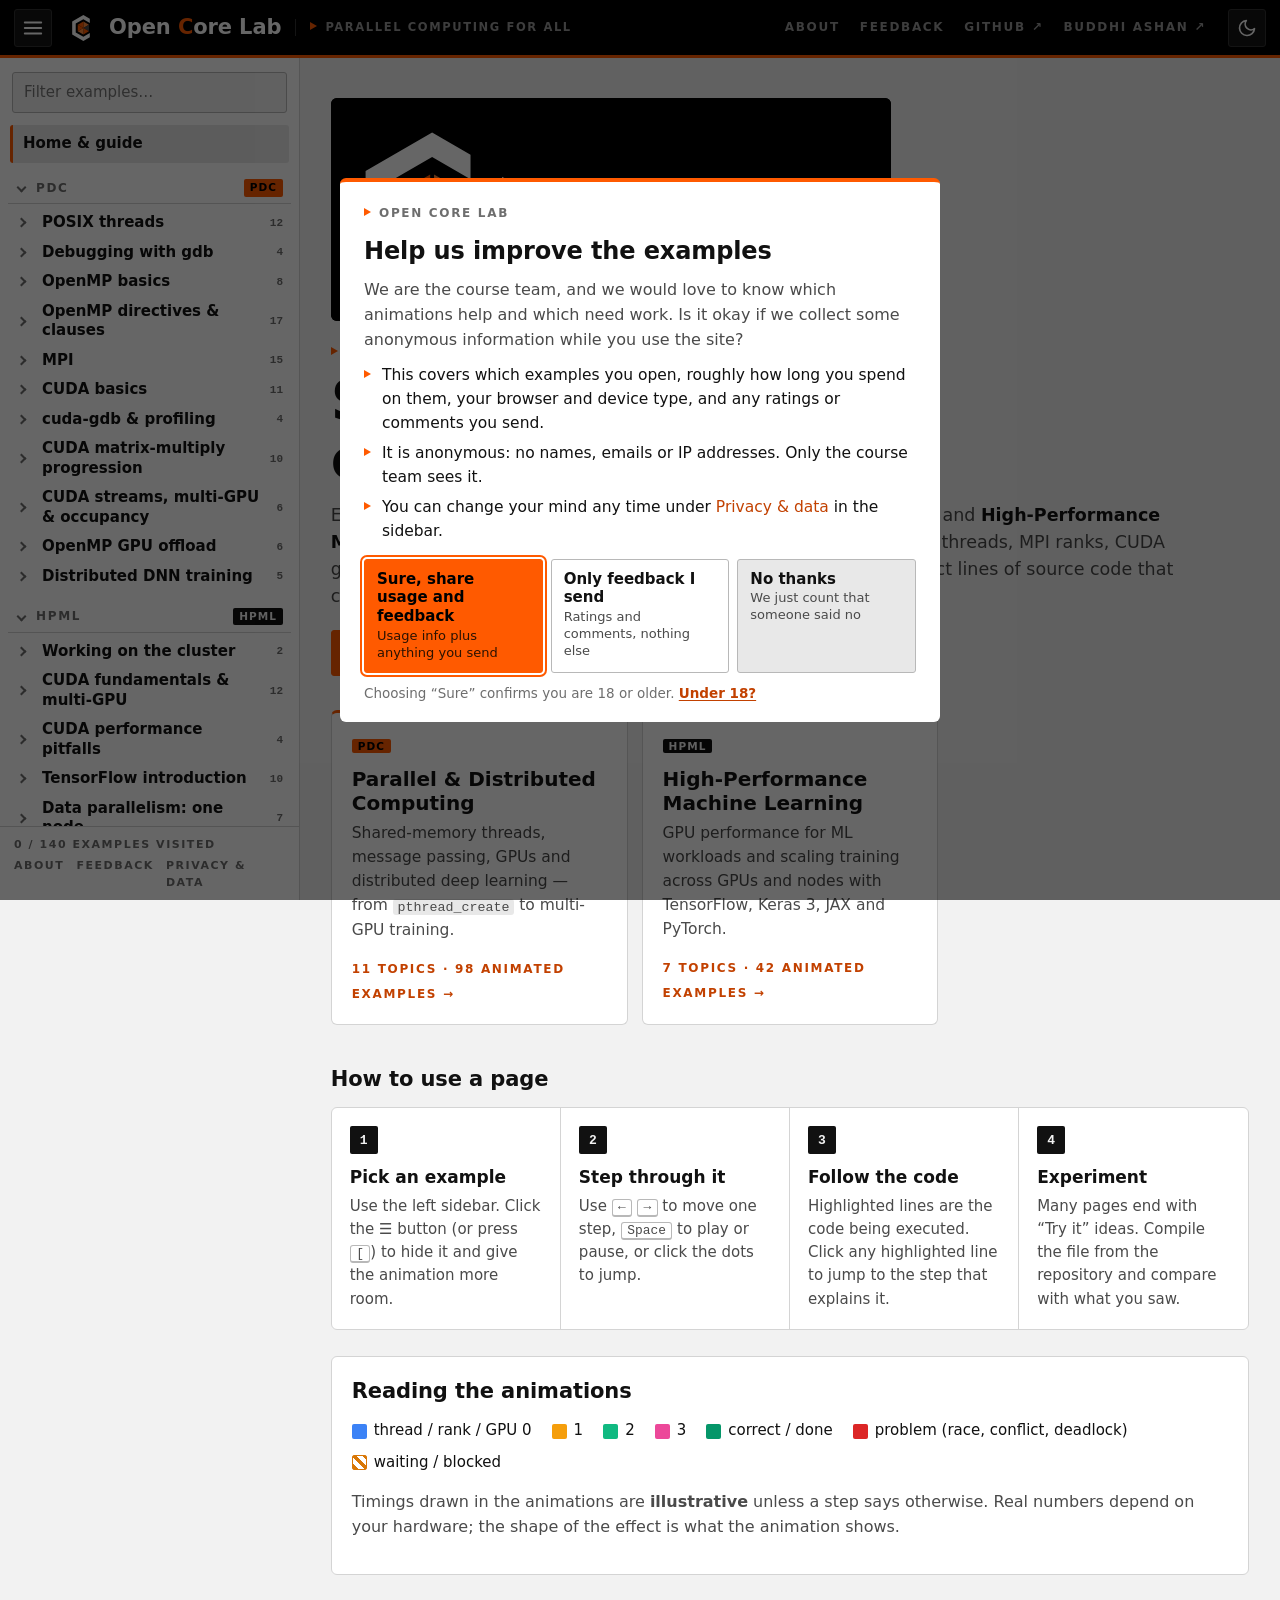
<file: index.html>
<!doctype html>
<html lang="en">
<head>
<meta charset="utf-8">
<meta name="viewport" content="width=device-width, initial-scale=1">
<title>Open Core Lab</title>
<meta name="description" content="Open Core Lab: step-by-step animations that explain every code example in the PDC (Parallel and Distributed Computing) and HPML (High-Performance Machine Learning) courses, linked line by line to the source.">
<meta name="theme-color" content="#000000">
<link rel="icon" href="img/favicon.svg" type="image/svg+xml">
<link rel="icon" href="img/favicon.ico" sizes="48x48">
<link rel="icon" href="img/favicon-32.png" sizes="32x32" type="image/png">
<link rel="icon" href="img/favicon-16.png" sizes="16x16" type="image/png">
<link rel="apple-touch-icon" href="img/apple-touch-icon.png">
<link rel="manifest" href="img/site.webmanifest">
<meta property="og:title" content="Open Core Lab">
<meta property="og:description" content="Parallel computing for all: every code example animated step by step, linked to the source.">
<meta property="og:image" content="img/og-image.png">
<meta name="twitter:card" content="summary_large_image">
<script>
  // Apply the saved (or system) theme before first paint to avoid a flash.
  (function () {
    var t = null, m = /[?&]theme=(dark|light)/.exec(location.search);
    try { t = m ? m[1] : localStorage.getItem('pdc-theme'); } catch (e) { t = m ? m[1] : null; }
    if (!t) t = window.matchMedia && matchMedia('(prefers-color-scheme: dark)').matches ? 'dark' : 'light';
    document.documentElement.setAttribute('data-theme', t);
  })();
</script>
<link rel="stylesheet" href="css/style.css">
</head>
<body>
<a class="skip" href="#main">Skip to content</a>

<header class="topbar">
  <button id="sb-toggle" class="icon-btn" type="button" aria-label="Hide or show the navigation sidebar" aria-controls="sidebar" aria-expanded="true" title="Toggle sidebar  ( [ )">
    <svg viewBox="0 0 24 24" width="22" height="22" aria-hidden="true"><path d="M3 6h18M3 12h18M3 18h18" stroke="currentColor" stroke-width="2" stroke-linecap="round" fill="none"/></svg>
  </button>
  <a class="brand" href="#/" aria-label="Open Core Lab, home"><img class="logo" src="img/ocl-mark-small.svg" alt="" width="34" height="34"><span class="wordmark">Open <b>C</b>ore Lab</span><span class="tagline">Parallel computing for all</span></a>
  <span class="spacer"></span>
  <button id="nav-toggle" class="icon-btn nav-toggle" type="button" aria-label="Site menu" aria-controls="top-nav" aria-expanded="false" title="Menu">
    <svg viewBox="0 0 24 24" width="20" height="20" aria-hidden="true"><circle cx="5" cy="12" r="2" fill="currentColor"/><circle cx="12" cy="12" r="2" fill="currentColor"/><circle cx="19" cy="12" r="2" fill="currentColor"/></svg>
  </button>
  <nav id="top-nav" class="top-nav" aria-label="Site">
    <a class="top-link" href="#/about">About</a>
    <a class="top-link" href="#/feedback">Feedback</a>
    <a class="top-link" id="gh-link" href="https://github.com/buddhi1/opencorelab" target="_blank" rel="noopener">GitHub &#8599;</a>
    <a class="top-link" id="author-link" href="https://buddhi1.github.io/bashan/" target="_blank" rel="noopener">Buddhi Ashan &#8599;</a>
  </nav>
  <button id="theme-toggle" class="icon-btn" type="button" aria-label="Switch between light and dark theme" title="Toggle theme">
    <svg viewBox="0 0 24 24" width="20" height="20" aria-hidden="true"><path d="M21 12.8A9 9 0 1 1 11.2 3a7 7 0 0 0 9.8 9.8z" fill="none" stroke="currentColor" stroke-width="2" stroke-linejoin="round"/></svg>
  </button>
</header>

<div class="shell">
  <nav id="sidebar" class="sidebar" aria-label="Examples">
    <div class="sb-search">
      <input id="sb-filter" type="search" placeholder="Filter examples&hellip;" aria-label="Filter examples" autocomplete="off">
    </div>
    <div id="sb-tree" class="sb-tree"></div>
    <div class="sb-foot"><span id="sb-progress"></span><span class="sb-links"><a href="#/about">About</a><a href="#/feedback">Feedback</a><a href="#/privacy">Privacy &amp; data</a></span></div>
  </nav>
  <div id="sb-backdrop" class="backdrop" hidden></div>
  <main id="main" class="main" tabindex="-1"></main>
</div>

<noscript><p style="padding:2rem">This site needs JavaScript to run the animations.</p></noscript>

<script src="js/util.js"></script>
<script src="js/highlight.js"></script>
<script src="js/codeview.js"></script>
<script src="js/sources-data.js"></script>
<script src="js/kinds/diagram.js"></script>
<script src="js/kinds/lanes.js"></script>
<script src="js/kinds/iters.js"></script>
<script src="js/kinds/cudagrid.js"></script>
<script src="js/kinds/matmul.js"></script>
<script src="js/kinds/reduce.js"></script>
<script src="js/kinds/mem.js"></script>
<script src="js/kinds/gantt.js"></script>
<script src="js/kinds/trace.js"></script>
<script src="js/kinds/conv.js"></script>
<script src="js/examples/_courses.js"></script>
<script src="js/examples/pthreads.js"></script>
<script src="js/examples/openmp.js"></script>
<script src="js/examples/openmp_offload.js"></script>
<script src="js/examples/mpi.js"></script>
<script src="js/examples/cuda_basics.js"></script>
<script src="js/examples/cuda_matmul.js"></script>
<script src="js/examples/cuda_advanced.js"></script>
<script src="js/examples/debugging.js"></script>
<script src="js/examples/dnn.js"></script>
<script src="js/examples/hpml_cuda.js"></script>
<script src="js/examples/hpml_ml.js"></script>
<script src="js/feedback-questions.js"></script>
<script src="js/feedback-config.js"></script>
<script src="js/feedback.js"></script>
<script src="js/app.js"></script>
</body>
</html>
</file>
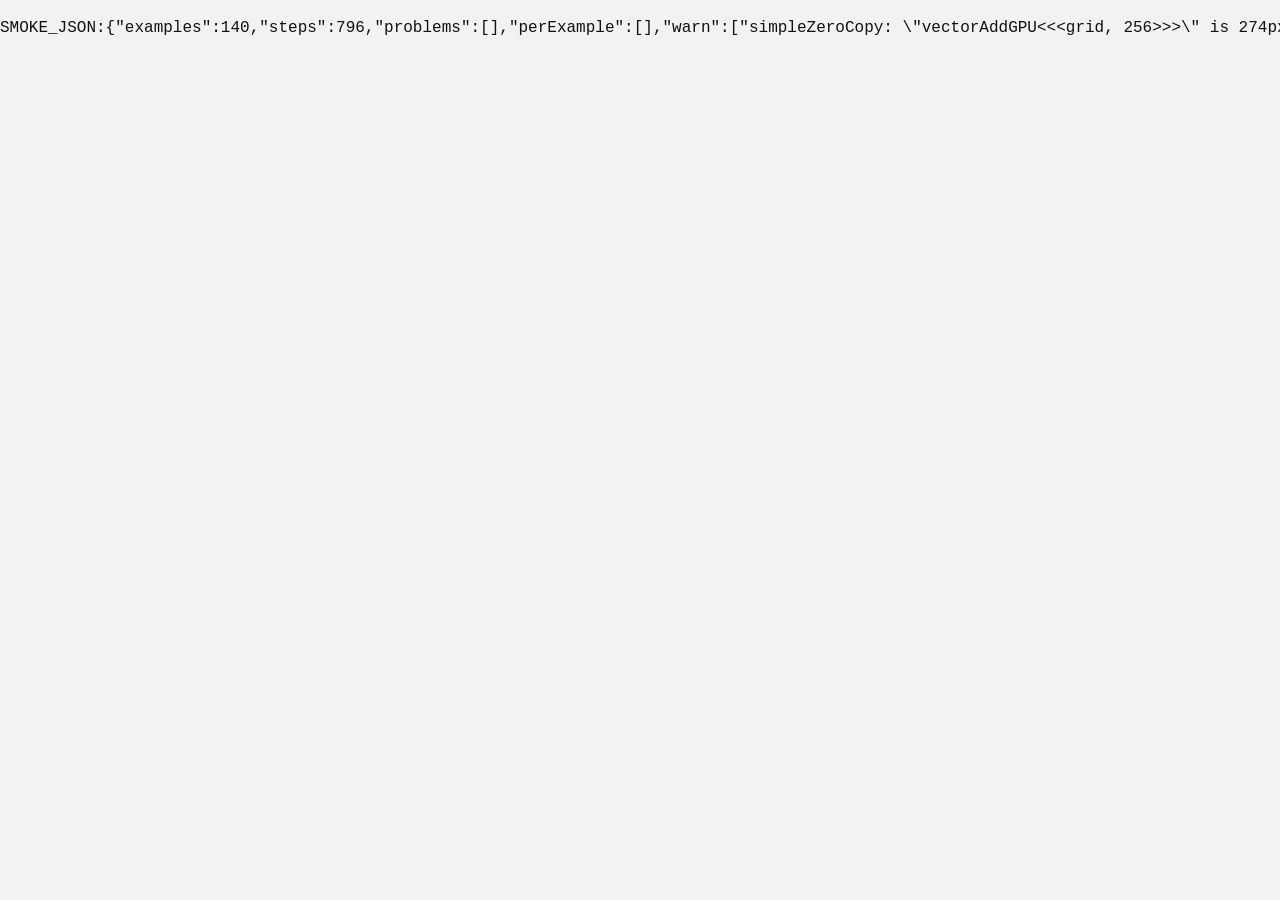
<file: tools/smoke.html>
<!doctype html>
<html><head><meta charset="utf-8"><title>smoke test</title>
<link rel="stylesheet" href="../css/style.css">
<!-- Run:  node tools/smoke.js   (starts headless Chrome on this page and prints a report) -->
</head><body>
<pre id="out">running...</pre>
<script src="../js/util.js"></script>
<script src="../js/highlight.js"></script>
<script src="../js/codeview.js"></script>
<script src="../js/sources-data.js"></script>
<script src="../js/kinds/diagram.js"></script><script src="../js/kinds/lanes.js"></script><script src="../js/kinds/iters.js"></script>
<script src="../js/kinds/cudagrid.js"></script><script src="../js/kinds/matmul.js"></script><script src="../js/kinds/reduce.js"></script>
<script src="../js/kinds/mem.js"></script><script src="../js/kinds/gantt.js"></script><script src="../js/kinds/trace.js"></script><script src="../js/kinds/conv.js"></script>
<script src="../js/examples/_courses.js"></script>
<script src="../js/examples/pthreads.js"></script><script src="../js/examples/openmp.js"></script><script src="../js/examples/openmp_offload.js"></script>
<script src="../js/examples/mpi.js"></script><script src="../js/examples/cuda_basics.js"></script><script src="../js/examples/cuda_matmul.js"></script>
<script src="../js/examples/cuda_advanced.js"></script><script src="../js/examples/debugging.js"></script><script src="../js/examples/dnn.js"></script>
<script src="../js/examples/hpml_cuda.js"></script><script src="../js/examples/hpml_ml.js"></script>
<script>
(function () {
  var report = { examples: 0, steps: 0, problems: [], perExample: [], warn: [] };
  var seen = {};
  var courseTopics = {};
  PDC.courses.forEach(function (c) { courseTopics[c.id] = {}; c.topics.forEach(function (t) { courseTopics[c.id][t.id] = true; }); });
  PDC.examples.forEach(function (ex) {
    var key = ex.course + '/' + ex.topic + '/' + ex.id, errs = [];
    if (seen[key]) errs.push('duplicate id');
    seen[key] = true;
    if (!courseTopics[ex.course] || !courseTopics[ex.course][ex.topic]) errs.push('unknown course/topic');
    if (!ex.title || !ex.summary) errs.push('missing title/summary');
    try {
      var files = PDC.loadFiles(ex.files);
      files.forEach(function (f) { if (f.missing) errs.push('source missing: ' + f.path); });
      var kind = PDC.kinds[ex.kind];
      if (!kind) throw new Error('unknown kind ' + ex.kind);
      if (!ex.steps || !ex.steps.length) throw new Error('no steps');
      var host = document.createElement('div'); document.body.appendChild(host);
      var eng = kind.create(host, ex.scene || {}, ex.steps);
      ex.steps.forEach(function (s, i) {
        report.steps++;
        try { eng.render(i); if (!host.innerHTML.trim()) errs.push('step ' + (i + 1) + ': empty render'); }
        catch (e) { errs.push('step ' + (i + 1) + ' render: ' + e.message); }
        /* layout check (diagram engine): text wider than the box that holds it */
        if (ex.kind === 'diagram') {
          host.querySelectorAll('g.node').forEach(function (g) {
            const body = g.querySelector('.body'); if (!body || g.classList.contains('text')) return;
            const bw = body.getBBox().width;
            g.querySelectorAll(':scope > text').forEach(function (t) { const w = t.getBBox().width; if (w > bw - 6) report.warn.push(ex.id + ': "' + t.textContent.slice(0, 40) + '" is ' + Math.round(w) + 'px in a ' + Math.round(bw) + 'px node'); });
            g.querySelectorAll('g.cell').forEach(function (c) { const r = c.querySelector('rect').getBBox().width, w = c.querySelector('text').getBBox().width; if (w > r - 3) report.warn.push(ex.id + ': cell "' + c.textContent.slice(0, 20) + '" is ' + Math.round(w) + 'px in a ' + Math.round(r) + 'px cell'); });
          });
        }
        if (!s.say) errs.push('step ' + (i + 1) + ': no caption');
        if (!s.t) errs.push('step ' + (i + 1) + ': no title');
        if (s.code) { var r = PDC.resolveCode(s.code, files); r.misses.forEach(function (m) { errs.push('step ' + (i + 1) + ' code not found: ' + JSON.stringify(m)); }); }
      });
      if (eng.destroy) eng.destroy();
      host.remove();
    } catch (e) { errs.push('fatal: ' + e.message); }
    report.examples++;
    if (errs.length) report.problems.push({ ex: key, errs: errs });
  });
  document.getElementById('out').textContent = 'SMOKE_JSON:' + JSON.stringify(report) + ':END';
})();
</script></body></html>
</file>
<file: css/style.css>
/* Open Core Lab - styles.
   Brand: black, white, orange #FF5A00 / #FF8A3D and the logo greys (#4A4A4A, #7A7A7A, #9A9A9A, #D4D4D4),
   in the spirit of Teenage Engineering hardware: flat surfaces, hairlines, small radii, tracked uppercase labels,
   orange used sparingly as the "active" colour. Calibri throughout (Carlito is its metric-compatible fallback).
   Theme tokens first, then site chrome, then one section per animation engine. */

:root {
  --font: Calibri, Carlito, "Segoe UI", system-ui, -apple-system, Roboto, "Helvetica Neue", Arial, sans-serif;
  --mono: ui-monospace, "SF Mono", "Cascadia Mono", Menlo, Consolas, "Liberation Mono", monospace;

  /* brand constants (identical in both themes) */
  --brand: #ff5a00; --brand-2: #ff8a3d; --black: #000000; --white: #ffffff;
  --g1: #4a4a4a; --g2: #7a7a7a; --g3: #9a9a9a; --g4: #d4d4d4;

  /* light theme ("alternative, light" in the brand deck) */
  --bg: #f2f2f2; --panel: #ffffff; --panel2: #e8e8e8; --text: #111111; --muted: #4a4a4a; --faint: #6e6e6e;
  --border: #d4d4d4; --border2: #b8b8b8;
  --accent: #ff5a00;            /* fills, strokes, markers */
  --accent-text: #c24100;       /* orange for small text on light surfaces (AA contrast) */
  --accent-soft: #ffe6d6; --accent-ink: #000000;
  --bar: #000000;               /* top bar is the black brand plate in both themes */
  --hl: rgba(255, 90, 0, .12); --hl-edge: #ff5a00;

  /* semantic + animation palette (unchanged by the rebrand) */
  --ok: #059669; --bad: #dc2626; --warn: #d97706; --cpu: #0ea5e9; --gpu: #16a34a; --memc: #8b5cf6;
  --c0: #3b82f6; --c1: #f59e0b; --c2: #10b981; --c3: #ec4899; --c4: #8b5cf6; --c5: #ef4444; --c6: #14b8a6; --c7: #84a30d;

  --shadow: none;
  --sbw: 300px; --topbar: 58px; --radius: 6px; --r-sm: 3px;
  --track: .14em;               /* letter-spacing for uppercase labels */
  --tint: 22%;
  color-scheme: light;
}
:root[data-theme="dark"] {
  /* dark theme ("primary" in the brand deck) */
  --bg: #000000; --panel: #111111; --panel2: #1c1c1c; --text: #ffffff; --muted: #b4b4b4; --faint: #9a9a9a;
  --border: #2a2a2a; --border2: #4a4a4a;
  --accent: #ff5a00; --accent-text: #ff6a1a; --accent-soft: #2e1406; --accent-ink: #000000;
  --hl: rgba(255, 90, 0, .17); --hl-edge: #ff5a00;
  --ok: #34d399; --bad: #f87171; --warn: #fbbf24; --cpu: #38bdf8; --gpu: #4ade80; --memc: #a78bfa;
  --c0: #60a5fa; --c1: #fbbf24; --c2: #34d399; --c3: #f472b6; --c4: #a78bfa; --c5: #f87171; --c6: #2dd4bf; --c7: #a3e635;
  --tint: 26%;
  color-scheme: dark;
}

* { box-sizing: border-box; }
html { scroll-behavior: smooth; }
body { margin: 0; background: var(--bg); color: var(--text); font: 16px/1.55 var(--font); -webkit-font-smoothing: antialiased; }
::selection { background: var(--brand); color: var(--black); }
a { color: var(--accent-text); text-decoration: none; }
a:hover { text-decoration: underline; text-decoration-thickness: 2px; text-underline-offset: 3px; }
h1, h2, h3, h4 { font-weight: 700; }
code, kbd { font-family: var(--mono); font-size: .86em; }
code { background: var(--panel2); padding: .06em .36em; border-radius: var(--r-sm); overflow-wrap: anywhere; }
kbd { background: var(--panel); border: 1px solid var(--border2); border-bottom-width: 2px; border-radius: var(--r-sm); padding: 0 .42em; }
button { font: inherit; color: inherit; cursor: pointer; }
:focus-visible { outline: 2px solid var(--brand); outline-offset: 2px; }
.muted { color: var(--muted); }
.good { color: var(--ok); font-weight: 700; } .bad { color: var(--bad); font-weight: 700; }
.skip { position: absolute; left: -999px; top: 0; background: var(--brand); color: var(--black); padding: 8px 14px; z-index: 100; }
.skip:focus { left: 8px; top: 8px; }

/* the brand label: tracked uppercase, grey, with an orange play marker - "▶ PARALLEL COMPUTING FOR ALL" */
.label { margin: 0 0 10px; font-size: 12px; font-weight: 700; letter-spacing: var(--track); text-transform: uppercase; color: var(--faint); }
.label::before, .tagline::before { content: ""; display: inline-block; width: 0; height: 0; margin-right: 8px; vertical-align: 1px;
  border-left: 7px solid var(--brand); border-top: 4.5px solid transparent; border-bottom: 4.5px solid transparent; }

/* colour classes: set --cc, which every animation component tints from */
.c0 { --cc: var(--c0); } .c1 { --cc: var(--c1); } .c2 { --cc: var(--c2); } .c3 { --cc: var(--c3); }
.c4 { --cc: var(--c4); } .c5 { --cc: var(--c5); } .c6 { --cc: var(--c6); } .c7 { --cc: var(--c7); }

/* ---------- top bar: the black brand plate ---------- */
.topbar { position: sticky; top: 0; z-index: 40; height: var(--topbar); display: flex; align-items: center; gap: 12px; padding: 0 14px;
  background: var(--bar); color: var(--white); border-bottom: 3px solid var(--brand); }
.icon-btn { width: 38px; height: 38px; display: inline-grid; place-items: center; border: 1px solid #333; background: #141414; border-radius: var(--r-sm); color: var(--white); }
.icon-btn:hover { background: #222; border-color: var(--brand); color: var(--brand); }
.brand { display: flex; align-items: center; gap: 11px; color: var(--white); min-width: 0; }
.brand:hover { text-decoration: none; }
.logo { width: 34px; height: 34px; display: block; flex: none; }
.wordmark { font-size: 21px; font-weight: 700; letter-spacing: -.005em; white-space: nowrap; }
.wordmark b { color: var(--brand); }
.tagline { font-size: 11.5px; font-weight: 700; letter-spacing: var(--track); text-transform: uppercase; color: var(--g3);
  padding-left: 14px; margin-left: 3px; border-left: 1px solid #333; white-space: nowrap; }
.spacer { flex: 1; }
.top-link { font-size: 12px; font-weight: 700; letter-spacing: var(--track); text-transform: uppercase; color: var(--g3); padding: 6px 10px; }
.top-link:hover { color: var(--brand); text-decoration: none; }
.top-nav { display: flex; align-items: center; }
.nav-toggle { display: none; }
.nav-toggle[aria-expanded="true"] { border-color: var(--brand); color: var(--brand); }

/* ---------- shell + sidebar ---------- */
.shell { display: grid; grid-template-columns: var(--sbw) minmax(0, 1fr); transition: grid-template-columns .22s ease; min-height: calc(100vh - var(--topbar)); }
body.sb-closed .shell { grid-template-columns: 0px minmax(0, 1fr); }
/* dvh: on phones 100vh runs under the browser's address bar and would hide the sidebar footer links */
.sidebar { position: sticky; top: var(--topbar); height: calc(100vh - var(--topbar)); height: calc(100dvh - var(--topbar)); overflow: hidden; display: flex; flex-direction: column;
  background: var(--panel); border-right: 1px solid var(--border); transition: transform .22s ease, visibility .22s; width: var(--sbw); }
body.sb-closed .sidebar { transform: translateX(-100%); visibility: hidden; }
.sb-search { padding: 14px 12px 10px; }
.sb-search input { width: 100%; padding: 8px 11px; border: 1px solid var(--border2); border-radius: var(--r-sm); background: var(--bg); color: var(--text); font: inherit; font-size: 15px; }
.sb-search input:focus { outline: none; border-color: var(--brand); box-shadow: inset 0 -2px 0 var(--brand); }
.sb-tree { flex: 1; overflow-y: auto; padding: 2px 8px 18px; scrollbar-width: thin; }
.sb-foot { display: flex; flex-wrap: wrap; justify-content: space-between; gap: 4px 12px; padding: 9px 14px; border-top: 1px solid var(--border); font-size: 11px; font-weight: 700; letter-spacing: var(--track); text-transform: uppercase; color: var(--faint); }
.sb-links { display: inline-flex; gap: 12px; }
.sb-links a { color: var(--faint); } .sb-links a:hover { color: var(--accent-text); text-decoration: none; }
.sb-home { display: block; padding: 7px 10px; margin: 0 2px 8px; border-radius: var(--r-sm); color: var(--text); font-weight: 700; font-size: 15px; border-left: 3px solid transparent; }
.sb-home:hover { background: var(--panel2); text-decoration: none; }
.sb-home.on { border-left-color: var(--brand); background: var(--panel2); }
.sb-course { margin-top: 10px; }
.sb-c, .sb-t { display: flex; align-items: center; gap: 6px; width: 100%; background: none; border: 0; text-align: left; border-radius: var(--r-sm); }
.sb-c { padding: 6px 8px; font-weight: 700; font-size: 12px; letter-spacing: var(--track); text-transform: uppercase; color: var(--faint); border-bottom: 1px solid var(--border); border-radius: 0; margin-bottom: 4px; }
.sb-c:hover { color: var(--text); }
.sb-c .c-name { flex: 1; }
.chev { width: 7px; height: 7px; border-right: 2px solid currentColor; border-bottom: 2px solid currentColor; transform: rotate(-45deg); transition: transform .15s; flex: none; margin: 0 5px 0 2px; color: var(--faint); }
.open > .sb-c .chev, .open > .sb-t .chev { transform: rotate(45deg); }
.c-badge { font-size: 10.5px; font-weight: 700; padding: 1px 6px; border-radius: 2px; letter-spacing: .1em; line-height: 1.5; }
.c-badge.pdc { background: var(--brand); color: var(--black); }
.c-badge.hpml { background: var(--text); color: var(--bg); }
.sb-c-body { display: none; padding-left: 2px; }
.sb-course.open > .sb-c-body { display: block; }
.sb-t { padding: 2px 4px 2px 2px; }
.sb-t:hover { background: var(--panel2); }
.sb-t .tg { background: none; border: 0; padding: 4px; display: inline-flex; color: var(--faint); }
.t-link { flex: 1; color: var(--text); font-size: 15px; font-weight: 700; padding: 3px 2px; line-height: 1.3; }
.t-link:hover { text-decoration: none; color: var(--accent-text); }
.sb-t .count { font: 600 11px var(--mono); color: var(--faint); padding: 0 4px; }
.sb-list { list-style: none; margin: 0 0 6px; padding: 0 0 0 16px; display: none; border-left: 1px solid var(--border); margin-left: 12px; }
.sb-topic.open > .sb-list { display: block; }
.sb-ex { display: flex; align-items: center; gap: 9px; padding: 4px 8px; border-radius: var(--r-sm); color: var(--muted); font-size: 14.5px; line-height: 1.3; border-left: 3px solid transparent; margin-left: -3px; }
.sb-ex:hover { background: var(--panel2); color: var(--text); text-decoration: none; }
.sb-ex.on { color: var(--text); font-weight: 700; border-left-color: var(--brand); background: var(--panel2); }
/* visited marker: a small "play" triangle - grey until visited, orange after */
.sb-ex .dot { width: 0; height: 0; flex: none; border-left: 6px solid var(--g4); border-top: 4px solid transparent; border-bottom: 4px solid transparent; }
:root[data-theme="dark"] .sb-ex .dot { border-left-color: var(--g1); }
.sb-ex.seen .dot, :root[data-theme="dark"] .sb-ex.seen .dot { border-left-color: var(--brand); }
.sb-ex .lbl { overflow-wrap: anywhere; }
.sb-empty { padding: 12px; color: var(--muted); font-size: 14px; }
.backdrop { position: fixed; inset: var(--topbar) 0 0 0; background: rgba(0, 0, 0, .55); z-index: 25; }

/* ---------- main + generic page pieces ---------- */
.main { min-width: 0; outline: none; }
.page { max-width: 1560px; margin: 0 auto; padding: 22px clamp(14px, 2.4vw, 34px) 64px; }
.crumbs { font-size: 12px; font-weight: 700; letter-spacing: var(--track); text-transform: uppercase; color: var(--faint); margin-bottom: 10px; }
.crumbs a { color: var(--faint); } .crumbs a:hover { color: var(--accent-text); text-decoration: none; }
.crumbs span { color: var(--text); }
h1 { font-size: clamp(27px, 3.2vw, 38px); line-height: 1.12; margin: 0 0 10px; letter-spacing: -.012em; }
h2 { font-size: 21px; margin: 0 0 12px; letter-spacing: -.005em; }
.lead { font-size: 17.5px; color: var(--muted); max-width: 76ch; margin: 0 0 14px; }
.lead b, .lead code { color: var(--text); }
.card { background: var(--panel); border: 1px solid var(--border); border-radius: var(--radius); box-shadow: var(--shadow); }

/* home */
.hero { padding: 18px 0 8px; }
.brand-plate { display: block; width: min(100%, 560px); height: auto; border-radius: var(--radius); margin: 0 0 22px; background: var(--black); }
.hero h1 { font-size: clamp(34px, 4.6vw, 56px); line-height: 1.04; letter-spacing: -.025em; max-width: 17ch; margin-bottom: 14px; }
.hero h1 em { font-style: normal; color: var(--brand); }
.hero-cta { display: flex; flex-wrap: wrap; gap: 10px; margin-top: 20px; }
.btn { display: inline-block; padding: 10px 18px; border-radius: var(--r-sm); border: 1px solid var(--text); background: transparent; color: var(--text); font-weight: 700; font-size: 15px; letter-spacing: .02em; }
.btn:hover { background: var(--text); color: var(--bg); text-decoration: none; }
.btn.primary { background: var(--brand); color: var(--black); border-color: var(--brand); }
.btn.primary:hover { background: var(--black); color: var(--brand); border-color: var(--black); }
:root[data-theme="dark"] .btn.primary:hover { background: var(--white); color: var(--black); border-color: var(--white); }
.cards { display: grid; grid-template-columns: repeat(auto-fill, minmax(290px, 1fr)); gap: 14px; margin: 26px 0; }
.card.course-card, .card.topic-card { display: block; padding: 20px 20px 18px; color: var(--text); border-top: 3px solid var(--text); transition: border-color .15s, background .15s; }
.card.course-card.pdc { border-top-color: var(--brand); }
.card.course-card:hover, .card.topic-card:hover { border-color: var(--brand); text-decoration: none; }
.card h3 { margin: 10px 0 6px; font-size: 20px; line-height: 1.2; }
.card p { margin: 0 0 14px; color: var(--muted); font-size: 15.5px; }
.card .more { color: var(--accent-text); font-weight: 700; font-size: 12px; letter-spacing: var(--track); text-transform: uppercase; }
.how { margin: 38px 0 10px; }
.how-grid { display: grid; grid-template-columns: repeat(auto-fit, minmax(220px, 1fr)); gap: 0; border: 1px solid var(--border); border-radius: var(--radius); background: var(--panel); overflow: hidden; }
.how-item { padding: 18px; border-right: 1px solid var(--border); }
.how-item:last-child { border-right: 0; }
.how-item h4 { margin: 10px 0 4px; font-size: 17px; } .how-item p { margin: 0; color: var(--muted); font-size: 15px; }
.num { display: inline-grid; place-items: center; min-width: 28px; height: 28px; padding: 0 6px; border-radius: 2px; background: var(--text); color: var(--bg); font: 700 13px var(--mono); }
.how-item:hover .num { background: var(--brand); color: var(--black); }
.legend-card { margin-top: 26px; background: var(--panel); border: 1px solid var(--border); border-radius: var(--radius); padding: 18px 20px; }
.legend-row { display: flex; flex-wrap: wrap; gap: 8px 20px; margin-bottom: 10px; font-size: 15px; }
.lg { display: inline-flex; align-items: center; gap: 7px; } .sw { width: 15px; height: 15px; border-radius: 2px; background: var(--cc, var(--border2)); display: inline-block; }
.sw.ok { background: var(--ok); } .sw.bad { background: var(--bad); } .sw.wait { background: repeating-linear-gradient(45deg, var(--warn) 0 4px, transparent 4px 8px); border: 1px solid var(--warn); }
.sw.c0 { background: var(--c0); } .sw.c1 { background: var(--c1); } .sw.c2 { background: var(--c2); } .sw.c3 { background: var(--c3); }

/* topic list */
.ex-list { display: flex; flex-direction: column; margin-top: 18px; border: 1px solid var(--border); border-radius: var(--radius); background: var(--panel); overflow: hidden; }
.ex-row { display: grid; grid-template-columns: 38px 1fr auto; gap: 14px; align-items: center; padding: 14px 16px; border-bottom: 1px solid var(--border); color: var(--text); border-left: 3px solid transparent; }
.ex-row:last-child { border-bottom: 0; }
.ex-row:hover { background: var(--panel2); border-left-color: var(--brand); text-decoration: none; }
.ex-row .n { min-width: 30px; height: 26px; border-radius: 2px; background: var(--text); color: var(--bg); display: grid; place-items: center; font: 700 12.5px var(--mono); }
.ex-row:hover .n { background: var(--brand); color: var(--black); }
.ex-row .body { display: flex; flex-direction: column; } .ex-row .body b { font-size: 16.5px; } .ex-row .body span { color: var(--muted); font-size: 15px; }
.ex-row .files { display: flex; gap: 6px; flex-wrap: wrap; justify-content: flex-end; }

/* ---------- example page ---------- */
.ex-head { margin-bottom: 16px; }
.chips { display: flex; flex-wrap: wrap; gap: 6px; }
.chip { font-size: 13.5px; padding: 2px 9px; border-radius: 2px; background: var(--panel); border: 1px solid var(--border2); color: var(--text); font-weight: 700; }
.stage { display: grid; grid-template-columns: minmax(0, 1.4fr) minmax(0, 1fr); gap: 16px; align-items: start; }
.anim-card { padding: 14px 16px 12px; min-width: 0; }
.anim-title { display: flex; align-items: center; gap: 12px; min-height: 30px; margin-bottom: 8px; }
.step-pill { font: 700 12px var(--mono); background: var(--text); color: var(--bg); border-radius: 2px; padding: 3px 8px; white-space: nowrap; letter-spacing: .04em; }
#step-title { font-size: 18px; line-height: 1.25; min-width: 0; overflow-wrap: anywhere; }
.anim-host { min-height: 280px; border: 1px solid var(--border); border-radius: var(--r-sm); background: var(--bg); padding: 10px; overflow: hidden; }
.caption { margin: 12px 2px 10px; min-height: 5.4em; font-size: 16.5px; line-height: 1.55; }
.caption b { color: var(--accent-text); }
.controls { display: flex; flex-wrap: wrap; align-items: center; gap: 6px; border-top: 1px solid var(--border); padding-top: 12px; }
.ctl { width: 40px; height: 38px; border-radius: var(--r-sm); border: 1px solid var(--border2); background: var(--panel); color: var(--text); display: inline-grid; place-items: center; }
.ctl svg { width: 17px; height: 17px; fill: currentColor; stroke: currentColor; stroke-width: 2; stroke-linejoin: round; }
.ctl:hover:not(:disabled) { border-color: var(--text); }
.ctl:disabled { opacity: .3; cursor: default; }
.ctl.play { width: 54px; background: var(--brand); color: var(--black); border-color: var(--brand); }
.ctl.play:hover { background: var(--black) !important; color: var(--brand); border-color: var(--black) !important; }
:root[data-theme="dark"] .ctl.play:hover { background: var(--white) !important; color: var(--black); border-color: var(--white) !important; }
.ctl.play .i-pause { display: none; } .ctl.play.is-playing .i-play { display: none; } .ctl.play.is-playing .i-pause { display: block; }
/* step dots as small square "LEDs" */
.dots { display: flex; flex-wrap: wrap; gap: 5px; margin: 0 10px; flex: 1; min-width: 80px; }
.dots .dot { width: 13px; height: 13px; border-radius: 2px; border: 1.5px solid var(--border2); background: none; padding: 0; }
.dots .dot.past { background: var(--text); border-color: var(--text); }
.dots .dot.on { background: var(--brand); border-color: var(--brand); transform: scale(1.18); }
.speed { font-size: 12px; font-weight: 700; letter-spacing: var(--track); text-transform: uppercase; color: var(--faint); display: inline-flex; align-items: center; gap: 8px; }
.speed select { background: var(--panel); color: var(--text); border: 1px solid var(--border2); border-radius: var(--r-sm); padding: 4px 6px; font: 600 14px var(--font); letter-spacing: 0; }

.stage.no-code { grid-template-columns: minmax(0, 1fr); }
.ex-links { display: flex; flex-wrap: wrap; gap: 8px; margin-top: 12px; }
.btn.small { padding: 5px 12px; font-size: 14px; }
.code-card { position: sticky; top: calc(var(--topbar) + 12px); max-height: calc(100vh - var(--topbar) - 28px); display: flex; flex-direction: column; overflow: hidden; min-width: 0; }
#code-host { display: flex; flex-direction: column; min-height: 0; flex: 1; }
.codeview { display: flex; flex-direction: column; min-height: 0; flex: 1; }
.cv-tabs, .cv-bar, .cv-legend { flex: none; }   /* never let the scrolling code squeeze the tab bar */
.cv-tabs { display: flex; gap: 0; padding: 0; border-bottom: 1px solid var(--border); background: var(--panel2); overflow-x: auto; }
.cv-tab { border: 0; border-right: 1px solid var(--border); background: none; padding: 8px 14px; font: 600 12.5px var(--mono); color: var(--muted); white-space: nowrap; border-top: 3px solid transparent; }
.cv-tab.on { background: var(--panel); color: var(--text); border-top-color: var(--brand); }
.cv-tab.has-hl::after { content: ""; display: inline-block; width: 7px; height: 7px; border-radius: 1px; background: var(--hl-edge); margin-left: 7px; }
.cv-bar { display: flex; align-items: center; justify-content: space-between; gap: 10px; padding: 8px 12px; border-bottom: 1px solid var(--border); font: 12px var(--mono); color: var(--muted); }
.cv-path { overflow: hidden; text-overflow: ellipsis; white-space: nowrap; direction: rtl; text-align: left; }
.cv-actions { display: inline-flex; gap: 12px; align-items: center; white-space: nowrap; font: 700 11.5px var(--font); letter-spacing: var(--track); text-transform: uppercase; }
.cv-actions button { border: 1px solid var(--border2); background: var(--panel); border-radius: var(--r-sm); padding: 3px 9px; font: inherit; letter-spacing: inherit; }
.cv-actions button:hover { border-color: var(--text); }
.cv-scroll { overflow: auto; flex: 1; min-height: 260px; background: var(--panel); }
.cv-table { border-collapse: collapse; width: 100%; font: 12.8px/1.6 var(--mono); }
.cv-table td { padding: 0; vertical-align: top; }
.cv-table .ln { width: 1%; min-width: 44px; text-align: right; padding: 0 10px 0 12px; color: var(--faint); user-select: none; border-right: 1px solid var(--border); }
.cv-table .src { padding: 0 14px 0 12px; white-space: pre; }
.cv-table tr.hl { background: var(--hl); box-shadow: inset 4px 0 0 var(--hl-edge); cursor: pointer; }
.cv-table tr.hl .ln { color: var(--text); font-weight: 700; }
.cv-legend { display: flex; flex-wrap: wrap; gap: 4px 14px; padding: 7px 12px; border-top: 1px solid var(--border); font-size: 13px; color: var(--muted); background: var(--panel2); }
.cv-legend i { font-style: normal; font-family: var(--mono); font-size: 12px; }
.cv-hint { margin-left: auto; }
/* syntax colours: brand-led and restrained - orange for keywords and launches, ink for API calls, greys for the rest */
.tk-kw { color: #c24100; font-weight: 700; } .tk-ty { color: #4a4a4a; font-weight: 700; } .tk-cm { color: #7a7a7a; font-style: italic; } .tk-str { color: #8a5a00; }
.tk-num { color: #a33700; } .tk-pp { color: #7a7a7a; font-weight: 700; } .tk-api { color: #000000; font-weight: 700; text-decoration: underline 1px #ff8a3d; text-underline-offset: 2px; } .tk-launch { color: #ff5a00; font-weight: 700; background: rgba(255, 90, 0, .1); }
:root[data-theme="dark"] .tk-kw { color: #ff8a3d; } :root[data-theme="dark"] .tk-ty { color: #d4d4d4; } :root[data-theme="dark"] .tk-cm { color: #8a8a8a; }
:root[data-theme="dark"] .tk-str { color: #f2c38f; } :root[data-theme="dark"] .tk-num { color: #ffb27a; } :root[data-theme="dark"] .tk-pp { color: #9a9a9a; }
:root[data-theme="dark"] .tk-api { color: #ffffff; } :root[data-theme="dark"] .tk-launch { color: #ff6a1a; background: rgba(255, 90, 0, .16); }

.notes { margin-top: 16px; padding: 18px 22px; }
.notes h2 { font-size: 12px; letter-spacing: var(--track); text-transform: uppercase; color: var(--faint); }
.notes ul { margin: 0; padding-left: 0; list-style: none; } .notes li { margin: 7px 0; padding-left: 18px; position: relative; font-size: 16px; }
.notes li::before { content: ""; position: absolute; left: 0; top: .48em; border-left: 7px solid var(--g3); border-top: 4.5px solid transparent; border-bottom: 4.5px solid transparent; }
.notes.tryit { border-left: 3px solid var(--brand); }
.notes.tryit li::before { border-left-color: var(--brand); }
.pager { display: flex; justify-content: space-between; gap: 14px; margin-top: 22px; }
.pg { display: flex; flex-direction: column; padding: 12px 16px; background: var(--panel); border: 1px solid var(--border); border-radius: var(--radius); max-width: 48%; min-width: 0; overflow-wrap: anywhere; color: var(--text); font-weight: 700; }
.pg:hover { border-color: var(--brand); text-decoration: none; }
.pg small { color: var(--faint); font-size: 11.5px; letter-spacing: var(--track); text-transform: uppercase; }
.pg.next { text-align: right; margin-left: auto; }

/* =====================================================================
   Animation engines
   ===================================================================== */
@keyframes pop { from { transform: scale(.55); opacity: 0; } to { transform: scale(1); opacity: 1; } }
@keyframes glow { 0%, 100% { filter: none; } 50% { filter: drop-shadow(0 0 7px var(--accent)); } }
@keyframes slidein { from { transform: translateY(-6px); opacity: 0; } to { transform: none; opacity: 1; } }
@keyframes flash { 0% { background: var(--hl); } 100% { background: transparent; } }

/* ---------- diagram ---------- */
.dg { width: 100%; height: auto; display: block; }
.dg text { fill: var(--text); font: 600 15px var(--font); }
.dg .ns { font-weight: 400; fill: var(--muted); font-size: 13px; }
.dg .nl.plain { font-size: 14.5px; fill: var(--muted); font-weight: 600; }
.dg .node .body { fill: var(--nfill, var(--panel)); stroke: var(--nstroke, var(--border2)); stroke-width: 1.6; }
.dg .node:is(.c0, .c1, .c2, .c3, .c4, .c5, .c6, .c7) { --nfill: color-mix(in srgb, var(--cc) var(--tint), var(--panel)); --nstroke: var(--cc); }
.dg .node.cpu { --nfill: color-mix(in srgb, var(--cpu) 13%, var(--panel)); --nstroke: var(--cpu); }
.dg .node.gpu { --nfill: color-mix(in srgb, var(--gpu) 13%, var(--panel)); --nstroke: var(--gpu); }
.dg .node.mem { --nfill: color-mix(in srgb, var(--memc) 13%, var(--panel)); --nstroke: var(--memc); }
.dg .node.ok { --nfill: color-mix(in srgb, var(--ok) 16%, var(--panel)); --nstroke: var(--ok); }
.dg .node.bad { --nfill: color-mix(in srgb, var(--bad) 16%, var(--panel)); --nstroke: var(--bad); }
.dg .node.hot { --nfill: color-mix(in srgb, var(--warn) 18%, var(--panel)); --nstroke: var(--warn); }
.dg .node.dim { opacity: .42; }
.dg .node.pulse .body { animation: glow 1s ease-in-out 2; stroke-width: 3; }
.dg .cell rect { fill: var(--cfill, var(--panel2)); stroke: var(--cstroke, var(--border2)); stroke-width: 1; }
.dg .cell text { font: 600 13px var(--mono); }
.dg .cell:is(.c0, .c1, .c2, .c3, .c4, .c5, .c6, .c7) { --cfill: color-mix(in srgb, var(--cc) 30%, var(--panel)); --cstroke: var(--cc); }
.dg .cell.ok { --cfill: color-mix(in srgb, var(--ok) 26%, var(--panel)); --cstroke: var(--ok); }
.dg .cell.bad { --cfill: color-mix(in srgb, var(--bad) 26%, var(--panel)); --cstroke: var(--bad); }
.dg .cell.hot { --cfill: color-mix(in srgb, var(--warn) 30%, var(--panel)); --cstroke: var(--warn); }
.dg .cell.empty rect { stroke-dasharray: 3 3; fill: transparent; }
.dg .cell.mk rect { stroke: var(--accent); stroke-width: 2.6; }
.dg .edge { stroke: var(--border2); stroke-width: 2; } .dg .edge.dash { stroke-dasharray: 6 5; }
.dg .edge-l { font-size: 12.5px; fill: var(--muted); font-weight: 500; }
.dg .group rect { fill: color-mix(in srgb, var(--accent) 4%, transparent); stroke: var(--border2); stroke-dasharray: 5 5; }
.dg .group text { fill: var(--muted); font-size: 13.5px; font-weight: 700; letter-spacing: .04em; }
.dg .flowline { stroke: var(--accent); stroke-width: 2; stroke-dasharray: 3 5; opacity: .5; }
.dg .ah { fill: var(--accent); }
.dg .tok rect, .dg .tok circle { fill: var(--accent); }
.dg .tok text { fill: var(--accent-ink); font: 700 12.5px var(--mono); }
.dg .tok.ok rect, .dg .tok.ok circle { fill: var(--ok); } .dg .tok.bad rect, .dg .tok.bad circle { fill: var(--bad); } .dg .tok.hot rect, .dg .tok.hot circle { fill: var(--warn); }
.dg .flowline.ok { stroke: var(--ok); } .dg .flowline.bad { stroke: var(--bad); } .dg .flowline.hot { stroke: var(--warn); }
.dg .bubble rect, .dg .bubble path { fill: var(--text); } .dg .bubble text { fill: var(--panel); font-size: 12.5px; }

/* ---------- lanes ---------- */
.ln-vars { display: flex; flex-wrap: wrap; gap: 8px; min-height: 34px; margin-bottom: 8px; }
.ln-vars .var { display: inline-flex; align-items: baseline; gap: 8px; padding: 4px 11px; border-radius: var(--radius); background: var(--panel); border: 1px solid var(--border2); font-family: var(--mono); font-size: 13px; }
.ln-vars .var i { font-style: normal; color: var(--muted); } .ln-vars .var b { font-size: 14.5px; }
.ln-vars .var.chg { animation: flash 1.1s ease-out; border-color: var(--accent); }
.ln-vars .var.locked { border-color: var(--bad); color: var(--bad); } .ln-vars .var.good { border-color: var(--ok); } .ln-vars .var.bad { border-color: var(--bad); background: color-mix(in srgb, var(--bad) 12%, var(--panel)); }
.ln-wrap { display: flex; }
.ln-labels { flex: 0 0 74px; }
.ln-label { display: flex; align-items: center; font: 700 12.5px var(--mono); color: var(--cc); }
.ln-label span { overflow: hidden; text-overflow: ellipsis; white-space: nowrap; max-width: 70px; }
.ln-scroll { flex: 1; overflow-x: auto; min-width: 0; scrollbar-width: thin; }
.ln { display: block; max-width: none; }
.ln .lane-line { stroke: var(--border2); stroke-dasharray: 2 5; }
.ln .cursor { fill: var(--accent); opacity: .08; }
.ln .ev rect { fill: color-mix(in srgb, var(--cc, var(--c0)) var(--tint), var(--panel)); stroke: var(--cc, var(--c0)); stroke-width: 1.4; }
.ln .ev text { fill: var(--text); font: 600 11.5px var(--mono); } .ln .ev text.two { font-size: 10.5px; }
.ln .ev.sys rect { fill: var(--panel2); stroke: var(--border2); }
.ln .ev.wait rect { fill: color-mix(in srgb, var(--warn) 20%, var(--panel)); stroke: var(--warn); stroke-dasharray: 5 3; }
.ln .ev.lock rect { fill: color-mix(in srgb, var(--memc) 24%, var(--panel)); stroke: var(--memc); stroke-width: 2; }
.ln .ev.good rect { fill: color-mix(in srgb, var(--ok) 22%, var(--panel)); stroke: var(--ok); }
.ln .ev.bad rect { fill: color-mix(in srgb, var(--bad) 22%, var(--panel)); stroke: var(--bad); stroke-width: 2; }
.ln .ev.done { opacity: .55; }
.ln .ev.fresh { animation: pop .35s ease-out; transform-box: fill-box; transform-origin: center; }
.ln .bar { stroke: var(--bad); stroke-width: 2.5; stroke-dasharray: 7 5; } .ln .bar-l { fill: var(--bad); font: 700 11px var(--font); }
.ln .link { stroke: var(--accent); stroke-width: 2; } .ln .link-l { fill: var(--accent-text); font: 600 10.5px var(--font); } .ln .ah { fill: var(--accent); }
.ln .link.fresh, .ln .bar.fresh { animation: slidein .4s ease-out; }

/* ---------- iters ---------- */
.it-row { margin-bottom: 14px; }
.it-name { font: 700 13px var(--mono); margin-bottom: 6px; display: flex; gap: 10px; align-items: baseline; } .it-name small { font: 500 11.5px var(--font); color: var(--muted); }
.it-cells { display: flex; flex-wrap: wrap; gap: 5px; }
.it-cell { width: 46px; height: 52px; border-radius: var(--radius); border: 1.5px solid var(--cc, var(--border2)); background: color-mix(in srgb, var(--cc, transparent) var(--tint), var(--panel)); display: flex; flex-direction: column; align-items: center; justify-content: center; position: relative; line-height: 1.15; }
.it-cell b { font: 700 14px var(--mono); } .it-cell .who { font-size: 10.5px; color: var(--muted); font-family: var(--mono); }
.it-cell .ord { position: absolute; top: 1px; right: 4px; font: 600 9px var(--mono); color: var(--muted); }
.it-cell.free { border-style: dashed; background: transparent; border-color: var(--border2); }
.it-cell.now { animation: glow 1s ease-in-out infinite; border-width: 2.5px; }
.it-cell.ch { border-top: 3px solid var(--accent); border-bottom: 3px solid var(--accent); }
.it-cell.ch.first { border-left: 3px solid var(--accent); } .it-cell.ch.last { border-right: 3px solid var(--accent); }
.it-after { margin-top: 6px; font-size: 12px; color: var(--muted); border-top: 2px dashed var(--bad); padding-top: 3px; width: max-content; }
.it-after.nw { border-top-color: var(--ok); color: var(--ok); }
.it-threads { display: flex; flex-wrap: wrap; gap: 8px; margin-top: 4px; }
.it-thread { border: 1.5px solid var(--cc); background: color-mix(in srgb, var(--cc) var(--tint), var(--panel)); border-radius: var(--radius); padding: 5px 12px; font-size: 13px; display: flex; flex-direction: column; min-width: 92px; }
.it-thread b { font-family: var(--mono); } .it-thread span { color: var(--muted); font-size: 12px; }
.it-thread .part { font-style: normal; font: 600 12px var(--mono); color: var(--muted); } .it-thread .part.on { color: var(--text); }
.it-final { margin-top: 12px; font: 600 15px var(--mono); padding: 8px 14px; border-radius: var(--radius); border: 2px dashed var(--border2); width: max-content; }
.it-final.on { border: 2px solid var(--ok); background: color-mix(in srgb, var(--ok) 14%, var(--panel)); }
.it-note { margin: 12px 0 0; padding: 8px 12px; border-left: 3px solid var(--accent); background: var(--accent-soft); border-radius: 0 8px 8px 0; font-size: 13.5px; }

/* ---------- cudagrid ---------- */
.cg { display: flex; flex-direction: column; gap: 10px; }
.tag { display: inline-block; font: 700 10.5px var(--mono); letter-spacing: .06em; text-transform: uppercase; background: var(--cpu); color: #fff; border-radius: 5px; padding: 1px 7px; margin-right: 8px; vertical-align: 1px; }
.tag.gpu { background: var(--gpu); }
.cg-cpu { background: color-mix(in srgb, var(--cpu) 10%, var(--panel)); border: 1px solid color-mix(in srgb, var(--cpu) 45%, var(--border)); border-radius: var(--radius); padding: 8px 12px; font-size: 13.5px; min-height: 40px; }
.cg-cpu em { color: var(--muted); }
.cg-gridwrap { background: color-mix(in srgb, var(--gpu) 7%, var(--panel)); border: 1px solid color-mix(in srgb, var(--gpu) 40%, var(--border)); border-radius: var(--radius); padding: 8px 10px 10px; transition: opacity .3s; }
.cg-gridwrap.off { opacity: .45; } .cg-glabel { font-size: 13px; margin-bottom: 7px; }
.cg-grid { display: flex; flex-wrap: wrap; gap: 8px; }
.cg-block { border: 1.5px solid var(--border2); background: var(--panel); border-radius: var(--radius); padding: 4px 6px 6px; transition: border-color .2s, box-shadow .2s; }
.cg-block.now { border-color: var(--cc); box-shadow: 0 0 0 3px color-mix(in srgb, var(--cc) 28%, transparent); }
.cg-block.done { border-color: color-mix(in srgb, var(--cc) 55%, var(--border)); }
.cg-bh { font: 700 11px var(--mono); color: var(--cc); margin-bottom: 3px; }
.cg-threads { display: flex; flex-wrap: wrap; gap: 3px; max-width: 150px; }
.th { width: 20px; height: 20px; border-radius: 5px; font: 600 10px/20px var(--mono); text-align: center; font-style: normal; background: var(--panel2); color: var(--muted); border: 1px solid var(--border); }
.th.act { background: var(--cc); color: #fff; border-color: var(--cc); animation: pop .3s ease-out; }
.th.ran { background: color-mix(in srgb, var(--cc) 35%, var(--panel)); color: var(--text); border-color: var(--cc); }
.th.skip { background: repeating-linear-gradient(45deg, transparent 0 3px, var(--border2) 3px 4px); }
.th.skip.act { background: repeating-linear-gradient(45deg, var(--bad) 0 3px, #fff3 3px 4px); color: #fff; border-color: var(--bad); }
.th.foc { outline: 2px solid var(--accent); outline-offset: 1px; } .th.more { width: auto; padding: 0 4px; border: 0; background: none; }
.cg-formula { border-left: 4px solid var(--cc, var(--accent)); background: var(--panel); border-radius: 0 var(--radius) var(--radius) 0; padding: 7px 12px; font: 13px/1.6 var(--mono); border-top: 1px solid var(--border); border-right: 1px solid var(--border); border-bottom: 1px solid var(--border); animation: slidein .25s ease-out; }
.cg-formula .tag { background: var(--cc, var(--accent)); }
.cg-arrays { display: flex; flex-direction: column; gap: 6px; transition: opacity .3s; } .cg-arrays.off { opacity: .4; }
.cg-arr, .cg-idxrow { display: flex; align-items: center; gap: 8px; }
.cg-arr .nm, .cg-idxrow .nm { width: 22px; font: 700 13px var(--mono); color: var(--muted); }
.cg-arr .cells, .cg-idxrow .cells, .tr-arr .cells { display: flex; flex-wrap: wrap; gap: 3px; }
.cell { min-width: 27px; height: 26px; padding: 0 3px; border-radius: 6px; font: 600 11.5px/24px var(--mono); text-align: center; font-style: normal; background: color-mix(in srgb, var(--cc, var(--accent)) var(--tint), var(--panel)); border: 1px solid var(--cc, var(--border2)); }
.cg-arr .cell { background: var(--panel); border-color: var(--border2); }
.cg-arr .cell:is(.c0, .c1, .c2, .c3, .c4, .c5, .c6, .c7) { background: color-mix(in srgb, var(--cc) 30%, var(--panel)); border-color: var(--cc); }
.cell.empty { border-style: dashed; background: transparent !important; color: var(--muted); }
.cell.fresh { animation: pop .45s ease-out; } .cell.copied { box-shadow: 0 0 0 2px color-mix(in srgb, var(--ok) 60%, transparent); }
.cell.ix { background: none !important; border: 0; font-weight: 500; color: var(--muted); height: 16px; line-height: 16px; font-size: 10.5px; }
.cp { font-size: 12px; color: var(--ok); font-weight: 600; }
.cg-console { background: #0d0d0d; color: #d4d4d4; border-radius: var(--radius); border-top: 3px solid var(--brand); padding: 8px 12px; font: 12px/1.55 var(--mono); }
.cg-console .tag { background: #4a4a4a; } .cg-console .gpu { color: #86efac; } .cg-console .cpu { color: #7dd3fc; } .cg-console .muted { color: #8a8a8a; }

/* ---------- matmul / conv ---------- */
.mm { display: flex; flex-direction: column; gap: 10px; }
.mm-eq { min-height: 26px; font: 600 14px var(--mono); padding: 4px 10px; background: var(--panel); border: 1px solid var(--border); border-radius: var(--radius); }
.mm-eq.small { font-size: 13px; }
.mm-mats { display: flex; flex-wrap: wrap; align-items: center; gap: 10px 12px; justify-content: center; }
.mm-t { font: 700 13px var(--mono); margin-bottom: 4px; text-align: center; } .mm-t small { display: block; font: 500 10.5px var(--font); color: var(--muted); }
.op { font-size: 24px; color: var(--muted); font-weight: 300; }
.mm-grid { display: grid; gap: 2px; padding: 3px; border-radius: var(--radius); border: 1px solid var(--border2); background: var(--panel); }
.mc { width: var(--cs); height: var(--cs); border-radius: 4px; background: var(--panel2); font: 600 10.5px var(--mono); display: grid; place-items: center; font-style: normal; color: var(--text); position: relative; }
.mc.ow:is(.c0, .c1, .c2, .c3, .c4, .c5, .c6, .c7) { background: color-mix(in srgb, var(--cc) var(--tint), var(--panel)); }
.mc.tr { margin-right: 3px; } .mc.tb { margin-bottom: 3px; }
.mc.dn { background: color-mix(in srgb, var(--ok) 28%, var(--panel)); }
.mc.dn.ow:is(.c0, .c1, .c2, .c3, .c4, .c5, .c6, .c7) { background: color-mix(in srgb, var(--cc) 55%, var(--panel)); }
.mc.h1 { background: var(--accent) !important; color: var(--accent-ink); box-shadow: 0 0 0 2px color-mix(in srgb, var(--accent) 40%, transparent); z-index: 1; }
.mc.h2 { background: var(--warn) !important; color: #1b1203; }
.mc.sw { outline: 3px solid var(--bad); outline-offset: 0; z-index: 2; background: color-mix(in srgb, var(--bad) 40%, var(--panel)) !important; color: var(--text); }
.mc.empty { background: transparent; border: 1px dashed var(--border2); }
.mc.padc { background: transparent; border: 1px dashed var(--border2); color: var(--muted); }
.mc.sh { background: color-mix(in srgb, var(--memc) 18%, var(--panel)); }
.mm-sh, .mm-mem { background: var(--panel); border: 1px solid var(--border); border-radius: var(--radius); padding: 8px 12px; }
.mm-shl { font-size: 12.5px; color: var(--muted); margin-bottom: 6px; font-weight: 600; }
.mm-shb { display: flex; gap: 22px; justify-content: center; flex-wrap: wrap; } .mm-sbox { text-align: center; }
.strip { display: flex; flex-wrap: wrap; gap: 2px; } .strip i { min-width: 18px; height: 20px; border-radius: 4px; background: var(--panel2); font: 500 9.5px/20px var(--mono); text-align: center; font-style: normal; color: var(--muted); padding: 0 2px; }
.strip i.h1 { background: var(--accent); color: var(--accent-ink); } .strip i.h2 { background: var(--warn); color: #1b1203; }
.mm-note { margin-top: 6px; font-size: 13px; } .cv-m { text-align: center; }
.cvw .mm-mats { gap: 16px; }

/* ---------- reduce / mem / gantt (svg) ---------- */
.rd svg, .mem svg, .gantt svg { width: 100%; height: auto; display: block; }
.rd text, .mem text, .gantt text { fill: var(--text); font: 600 12.5px var(--mono); }
.rd .rl, .mem .rl { fill: var(--muted); font: 500 12px var(--font); } .rd .rl.note { fill: var(--accent-text); font-weight: 600; } .rd .ri, .mem .ri { fill: var(--muted); font: 500 10.5px var(--mono); }
.rd .rc rect { fill: color-mix(in srgb, var(--cc, var(--accent)) var(--tint), var(--panel)); stroke: var(--cc, var(--border2)); stroke-width: 1.4; }
.rd .rc.faint rect { fill: var(--panel2); stroke: var(--border2); } .rd .rc.faint text { fill: var(--muted); }
.rd .rc.act rect { fill: color-mix(in srgb, var(--accent) 22%, var(--panel)); stroke: var(--accent); stroke-width: 2.4; }
.rd .rc.idle, .rd .rc.wait { opacity: .45; } .rd .rc.taken { opacity: .32; } .rd .rc.dim { opacity: .5; }
.rd .rc.now rect, .rd .rc.act text { stroke-width: 3; }
.rd .rc.big.hot rect { fill: color-mix(in srgb, var(--bad) 22%, var(--panel)); stroke: var(--bad); stroke-width: 2.4; }
.rd .rc.big.good rect { fill: color-mix(in srgb, var(--ok) 24%, var(--panel)); stroke: var(--ok); stroke-width: 2.4; }
.rd .rc.big text { font-size: 18px; }
.rd .arr { fill: none; stroke: var(--accent); stroke-width: 2; opacity: .85; } .rd .ah { fill: var(--accent); } .rd .grp { fill: none; stroke: var(--muted); stroke-width: 1.5; }
.rd .outbox rect { fill: color-mix(in srgb, var(--ok) 18%, var(--panel)); stroke: var(--ok); } .rd .outbox .arr { stroke: var(--ok); }
.mem .ln-t rect { stroke: rgba(0, 0, 0, .25); } .mem .ln-t text { fill: #fff; font-size: 11px; text-shadow: 0 0 2px rgba(0, 0, 0, .5); }
.mem .mw { fill: var(--panel2); stroke: var(--border); stroke-width: 1; } .mem .mw.hit { stroke: rgba(0, 0, 0, .35); } .mem .mw.sec { stroke: var(--border2); }
.mem .bank { fill: var(--panel); stroke: var(--border2); }
.mem .bk rect { stroke: rgba(0, 0, 0, .3); } .mem .bk text { fill: #fff; font-size: 10px; } .mem .bk.served { opacity: .28; } .mem .bk.wait { opacity: .62; } .mem .bk.now rect { stroke: var(--accent); stroke-width: 3; }
.mem .lane rect { stroke: rgba(0, 0, 0, .25); } .mem .lane text { fill: #fff; font-size: 11px; } .mem .lane.mask rect, .mem .lane.idle rect { fill: var(--panel2); stroke: var(--border2); }
.mem .lane.mask text, .mem .lane.idle text { fill: var(--muted); }
.mem .pbar { stroke: none; } .mem .pbar.a { fill: color-mix(in srgb, var(--c0) 50%, var(--panel)); } .mem .pbar.b { fill: color-mix(in srgb, var(--c1) 55%, var(--panel)); } .mem .pbar.now { stroke: var(--accent); stroke-width: 2.5; }
.mem .pt { font-size: 11.5px; fill: var(--text); }
.mem .mx rect { fill: var(--panel2); stroke: var(--border2); } .mem .mx rect.hit { stroke: rgba(0, 0, 0, .35); } .mem .mx text { font-size: 11px; fill: var(--muted); } .mem .mx rect.hit + text { fill: #fff; font-weight: 700; }
.mem .line { fill: var(--panel2); stroke: var(--border2); } .mem .line.hit { fill: var(--bad); opacity: .75; stroke: var(--bad); }
.readout { margin-top: 8px; padding: 8px 12px; background: var(--panel); border: 1px solid var(--border); border-radius: var(--radius); font-size: 14px; }
.gantt .gx { stroke: var(--border); } .gantt .gt { fill: var(--muted); font: 500 12.5px var(--mono); } .gantt .grow { fill: transparent; } .gantt .grow.alt { fill: color-mix(in srgb, var(--panel2) 70%, transparent); }
.gantt .gl { fill: var(--text); font: 600 13.5px var(--font); } .gantt .gb rect { fill: color-mix(in srgb, var(--cc, var(--c0)) 40%, var(--panel)); stroke: var(--cc, var(--c0)); stroke-width: 1.5; }
.gantt .gb text { font: 600 12px var(--mono); } .gantt .gb.fresh { animation: pop .4s ease-out; transform-box: fill-box; transform-origin: left center; }
.gantt .gm { stroke: var(--accent); stroke-width: 2; stroke-dasharray: 5 4; } .gantt .gml { fill: var(--accent-text); font: 700 13.5px var(--font); } .gantt .gu { fill: var(--muted); font: 500 12px var(--font); }
.gantt .gtot { fill: var(--accent-text); font: 700 14px var(--font); }

/* ---------- trace ---------- */
.tr { display: grid; grid-template-columns: minmax(0, 1.25fr) minmax(0, 1fr); gap: 12px; }
.tr-term { background: #0d0d0d; border-radius: var(--radius); border: 1px solid #2a2a2a; overflow: hidden; display: flex; flex-direction: column; min-height: 280px; }
.tr-bar { display: flex; align-items: center; gap: 6px; padding: 7px 12px; background: #1c1c1c; border-bottom: 2px solid var(--brand); } .tr-bar i { width: 9px; height: 9px; border-radius: 1px; background: #4a4a4a; } .tr-bar i:nth-child(3) { background: var(--brand); }
.tr-bar span { margin-left: 8px; color: #9a9a9a; font: 12px var(--mono); }
.tr-body { padding: 8px 12px; font: 12.5px/1.55 var(--mono); color: #d4d4d4; overflow: auto; max-height: 330px; flex: 1; white-space: pre-wrap; }
.tl.pr { color: #86efac; font-weight: 600; } .tl.fresh { animation: slidein .3s ease-out; }
.tr-side { display: flex; flex-direction: column; gap: 10px; }
.tr-box { background: var(--panel); border: 1px solid var(--border); border-radius: var(--radius); padding: 8px 12px; } .tr-box h5 { margin: 0 0 6px; font-size: 11.5px; letter-spacing: var(--track); text-transform: uppercase; color: var(--muted); }
.tr-box table { width: 100%; border-collapse: collapse; font: 13px var(--mono); } .tr-box td { padding: 2px 4px; border-bottom: 1px dashed var(--border); } .tr-box td:first-child { color: var(--muted); width: 40%; }
.tr-box tr.chg td { animation: flash 1.2s ease-out; font-weight: 700; }
.fr { font: 12.5px var(--mono); padding: 1px 0; color: var(--muted); } .fr.top { color: var(--text); font-weight: 700; } .po { font: 12.5px var(--mono); }
.tr-arr { margin-top: 8px; display: flex; flex-direction: column; gap: 4px; } .tr-arr .nm { font: 700 12px var(--mono); color: var(--muted); }
.tr-arr .cell { position: relative; padding-top: 10px; height: 36px; background: var(--panel2); border-color: var(--border2); } .tr-arr .cell small { position: absolute; top: 0; left: 0; right: 0; font-size: 9px; color: var(--muted); line-height: 11px; }
.tr-arr .cell.at { border-color: var(--accent); background: var(--accent-soft); box-shadow: 0 0 0 2px color-mix(in srgb, var(--accent) 35%, transparent); } .tr-arr .cell.bad { border-color: var(--bad); background: color-mix(in srgb, var(--bad) 18%, var(--panel)); }

/* ---------- feedback + consent (feedback.js) ---------- */
body.fb-lock { overflow: hidden; }
.fb-overlay { position: fixed; inset: 0; z-index: 60; display: grid; place-items: center; padding: 16px; background: rgba(0, 0, 0, .6); overflow-y: auto; }
.fb-dialog { width: min(100%, 600px); max-height: calc(100vh - 32px); overflow-y: auto; background: var(--panel); color: var(--text); border-radius: var(--radius); border-top: 4px solid var(--brand); padding: 22px 24px 18px; }
.fb-dialog h2 { font-size: 24px; margin: 0 0 8px; }
.fb-intro { margin: 0 0 10px; color: var(--muted); }
.fb-points { margin: 0 0 16px; padding: 0; list-style: none; }
.fb-points li { position: relative; padding-left: 18px; margin: 6px 0; font-size: 15.5px; }
.fb-points li::before { content: ""; position: absolute; left: 0; top: .5em; border-left: 7px solid var(--brand); border-top: 4.5px solid transparent; border-bottom: 4.5px solid transparent; }
.fb-choices { display: grid; grid-template-columns: repeat(3, minmax(0, 1fr)); gap: 8px; }
.fb-choice { display: flex; flex-direction: column; gap: 2px; text-align: left; padding: 10px 12px; border: 1px solid var(--border2); border-radius: var(--r-sm); background: var(--panel); }
.fb-choice b { font-size: 15px; line-height: 1.25; } .fb-choice small { color: var(--muted); font-size: 13px; line-height: 1.3; }
.fb-choice:hover:not(:disabled) { border-color: var(--text); }
.fb-choice.primary { background: var(--brand); border-color: var(--brand); color: var(--black); } .fb-choice.primary small { color: #2b1200; }
.fb-choice.primary:hover:not(:disabled) { border-color: var(--text); }
.fb-choice.quiet { background: var(--panel2); }
.fb-choice:disabled { opacity: .35; cursor: default; }
.fb-small { margin: 10px 0 0; font-size: 13.5px; color: var(--faint); }
.fb-link { border: 0; background: none; padding: 0; color: var(--accent-text); font-size: inherit; font-weight: 700; text-decoration: underline; text-underline-offset: 2px; }
.fb-age { margin-top: 8px; padding: 10px 12px; background: var(--panel2); border-radius: var(--r-sm); }
.fb-age .fb-small { margin-top: 6px; }
.fb-form .fb-q { border: 0; margin: 0 0 16px; padding: 0; min-width: 0; }
.fb-form legend { font-weight: 700; font-size: 16px; padding: 0; margin-bottom: 7px; }
.fb-opts, .fb-scale { display: flex; flex-wrap: wrap; gap: 6px; align-items: center; }
.fb-scale small { color: var(--faint); font-size: 12.5px; font-weight: 700; letter-spacing: .04em; text-transform: uppercase; }
.fb-opt { position: relative; }
.fb-opt input { position: absolute; opacity: 0; width: 1px; height: 1px; }
.fb-opt span { display: inline-block; padding: 5px 11px; border: 1px solid var(--border2); border-radius: var(--r-sm); background: var(--panel); font-size: 14.5px; cursor: pointer; }
.fb-opt.sq span { min-width: 38px; text-align: center; font: 700 14px var(--mono); padding: 7px 0; }
.fb-opt span:hover { border-color: var(--text); }
.fb-opt input:checked + span { background: var(--brand); border-color: var(--brand); color: var(--black); font-weight: 700; }
.fb-opt input:focus-visible + span { outline: 2px solid var(--brand); outline-offset: 2px; }
.fb-text { width: 100%; max-width: 640px; padding: 8px 11px; border: 1px solid var(--border2); border-radius: var(--r-sm); background: var(--bg); color: var(--text); font: inherit; font-size: 15px; }
.fb-text:focus { outline: none; border-color: var(--brand); box-shadow: inset 0 -2px 0 var(--brand); }
textarea.fb-text { resize: vertical; }
.fb-hp { position: absolute; left: -9999px; width: 1px; height: 1px; opacity: 0; }
.fb-actions { display: flex; flex-wrap: wrap; align-items: center; gap: 8px; margin-top: 4px; }
.fb-status { font-size: 14px; color: var(--accent-text); font-weight: 700; }
.fb-card { margin-top: 16px; padding: 18px 22px; border-left: 3px solid var(--brand); }
.fb-card h2 { font-size: 19px; margin: 0 0 12px; }
.fb-card .label { font-size: 12px; margin-bottom: 6px; }
.fb-card .fb-q { margin-bottom: 12px; }
.fb-thanks { margin: 0; font-size: 17px; font-weight: 700; }
.fb-page .fb-survey, .fb-page .fb-off, .fb-page .fb-status-card { padding: 20px 22px; margin-top: 8px; }
.fb-page .fb-survey { max-width: 860px; }
.fb-off p { margin: 0 0 12px; }
.fb-now { margin: 0 0 12px; font-size: 17px; font-weight: 700; }
.btn.confirm { background: var(--bad); border-color: var(--bad); color: #fff; }
.fb-preview summary { cursor: pointer; font-weight: 700; color: var(--accent-text); margin: 6px 0; }
.fb-preview pre { max-height: 320px; overflow: auto; background: var(--panel2); border-radius: var(--r-sm); padding: 10px 12px; font: 12px/1.5 var(--mono); }
@media (max-width: 640px) { .fb-choices { grid-template-columns: 1fr; } .fb-dialog { padding: 18px 16px 14px; } }
/* one column on phones: dividers go between rows instead of down the right edge */
@media (max-width: 640px) {
  .how-item { border-right: 0; border-bottom: 1px solid var(--border); }
  .how-item:last-child { border-bottom: 0; }
  /* wide SVG scenes keep a readable size and scroll sideways (--vbw is set by app.js) */
  .anim-host { overflow-x: auto; }
  .anim-host svg { min-width: calc(var(--vbw, 0) * .6px); }
}

/* ---------- responsive ---------- */
@media (max-width: 1100px) {
  .tagline { display: none; }
}
@media (max-width: 1180px) {
  .stage { grid-template-columns: minmax(0, 1fr); }
  .code-card { position: static; max-height: 640px; }
  .tr { grid-template-columns: 1fr; }
}
@media (max-width: 900px) {
  .shell, body.sb-closed .shell { grid-template-columns: minmax(0, 1fr); }
  .sidebar { position: fixed; top: var(--topbar); left: 0; z-index: 30; width: min(88vw, 340px); box-shadow: var(--shadow); }
  /* header links become a drop-down under the "..." button */
  .nav-toggle { display: inline-grid; }
  .top-nav { display: none; position: fixed; top: var(--topbar); right: 0; z-index: 45; min-width: 210px; max-width: 100vw;
    flex-direction: column; align-items: stretch; padding: 6px 0; background: var(--bar); border: 1px solid #333; border-top: 0; border-bottom: 3px solid var(--brand); }
  .top-nav.open { display: flex; }
  .top-nav .top-link { padding: 13px 20px; font-size: 13px; }
  .top-nav .top-link + .top-link { border-top: 1px solid #222; }
  .wordmark { font-size: 18px; }
  /* 16px inputs stop iOS Safari from zooming in when a field gets focus */
  .sb-search input, .fb-text, .speed select { font-size: 16px; }
  .ex-row { grid-template-columns: 30px 1fr; } .ex-row .files { display: none; }
  .cv-hint { display: none; }
}
@media (max-width: 420px) {
  .wordmark { font-size: 16px; } .logo { width: 30px; height: 30px; } .topbar { gap: 8px; padding: 0 10px; }
  .brand-plate { margin-bottom: 16px; }
}
@media (prefers-reduced-motion: reduce) {
  *, *::before, *::after { animation-duration: .001ms !important; animation-iteration-count: 1 !important; transition-duration: .001ms !important; scroll-behavior: auto !important; }
}
</file>
